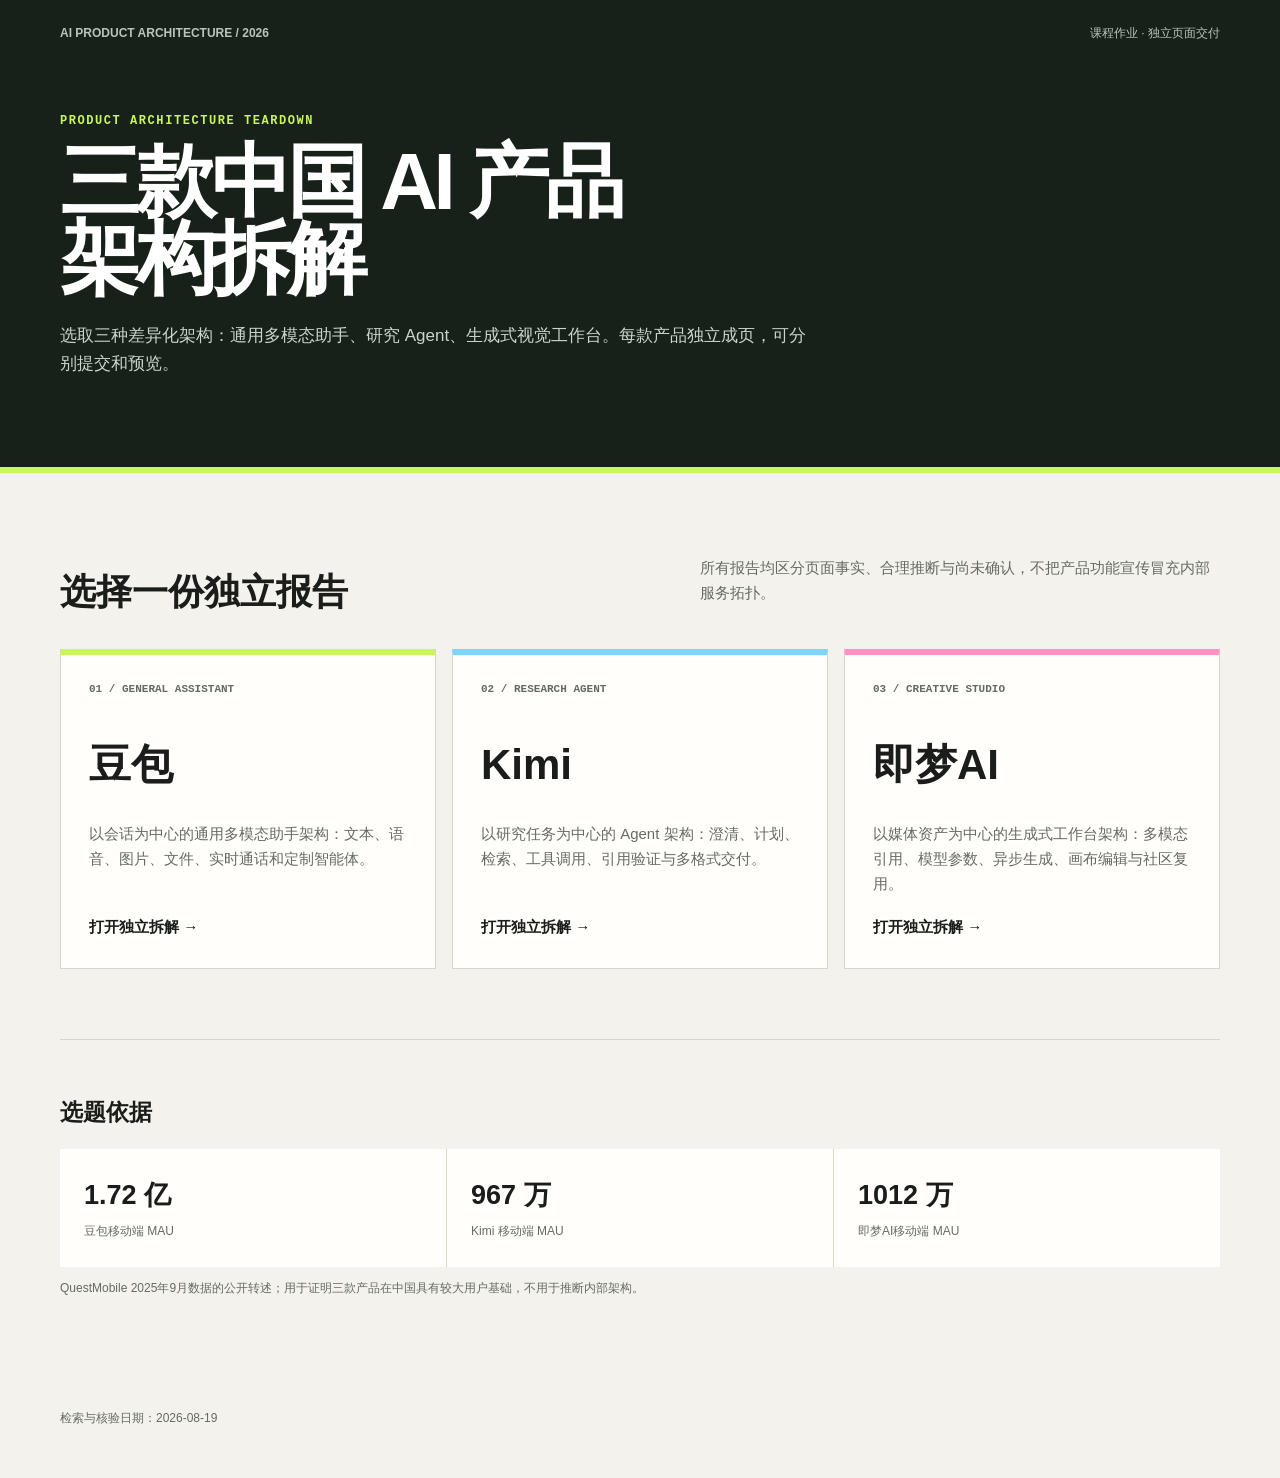
<file: index.html>
<!doctype html><html lang="zh-CN"><head><meta charset="utf-8"><meta name="viewport" content="width=device-width,initial-scale=1"><meta name="description" content="三款中国AI产品架构拆解作业"><title>三款中国 AI 产品架构拆解</title><link rel="stylesheet" href="styles.css"></head><body>
<header class="hero"><div class="wrap"><nav class="top"><b>AI PRODUCT ARCHITECTURE / 2026</b><span>课程作业 · 独立页面交付</span></nav><div class="hero-copy"><p class="eyebrow">PRODUCT ARCHITECTURE TEARDOWN</p><h1>三款中国 AI 产品<br>架构拆解</h1><p>选取三种差异化架构：通用多模态助手、研究 Agent、生成式视觉工作台。每款产品独立成页，可分别提交和预览。</p></div></div></header>
<main class="wrap landing"><section class="intro"><h2>选择一份独立报告</h2><p>所有报告均区分页面事实、合理推断与尚未确认，不把产品功能宣传冒充内部服务拓扑。</p></section><section class="product-grid">
<a class="product-card green" href="doubao.html"><span>01 / GENERAL ASSISTANT</span><h2>豆包</h2><p>以会话为中心的通用多模态助手架构：文本、语音、图片、文件、实时通话和定制智能体。</p><b>打开独立拆解 →</b></a>
<a class="product-card blue" href="kimi.html"><span>02 / RESEARCH AGENT</span><h2>Kimi</h2><p>以研究任务为中心的 Agent 架构：澄清、计划、检索、工具调用、引用验证与多格式交付。</p><b>打开独立拆解 →</b></a>
<a class="product-card pink" href="jimeng.html"><span>03 / CREATIVE STUDIO</span><h2>即梦AI</h2><p>以媒体资产为中心的生成式工作台架构：多模态引用、模型参数、异步生成、画布编辑与社区复用。</p><b>打开独立拆解 →</b></a>
</section><section class="selection"><h2>选题依据</h2><div class="stats"><div><strong>1.72 亿</strong><span>豆包移动端 MAU</span></div><div><strong>967 万</strong><span>Kimi 移动端 MAU</span></div><div><strong>1012 万</strong><span>即梦AI移动端 MAU</span></div></div><p class="muted">QuestMobile 2025年9月数据的公开转述；用于证明三款产品在中国具有较大用户基础，不用于推断内部架构。</p></section></main><footer><div class="wrap">检索与核验日期：2026-08-19</div></footer>
</body></html>
</file>
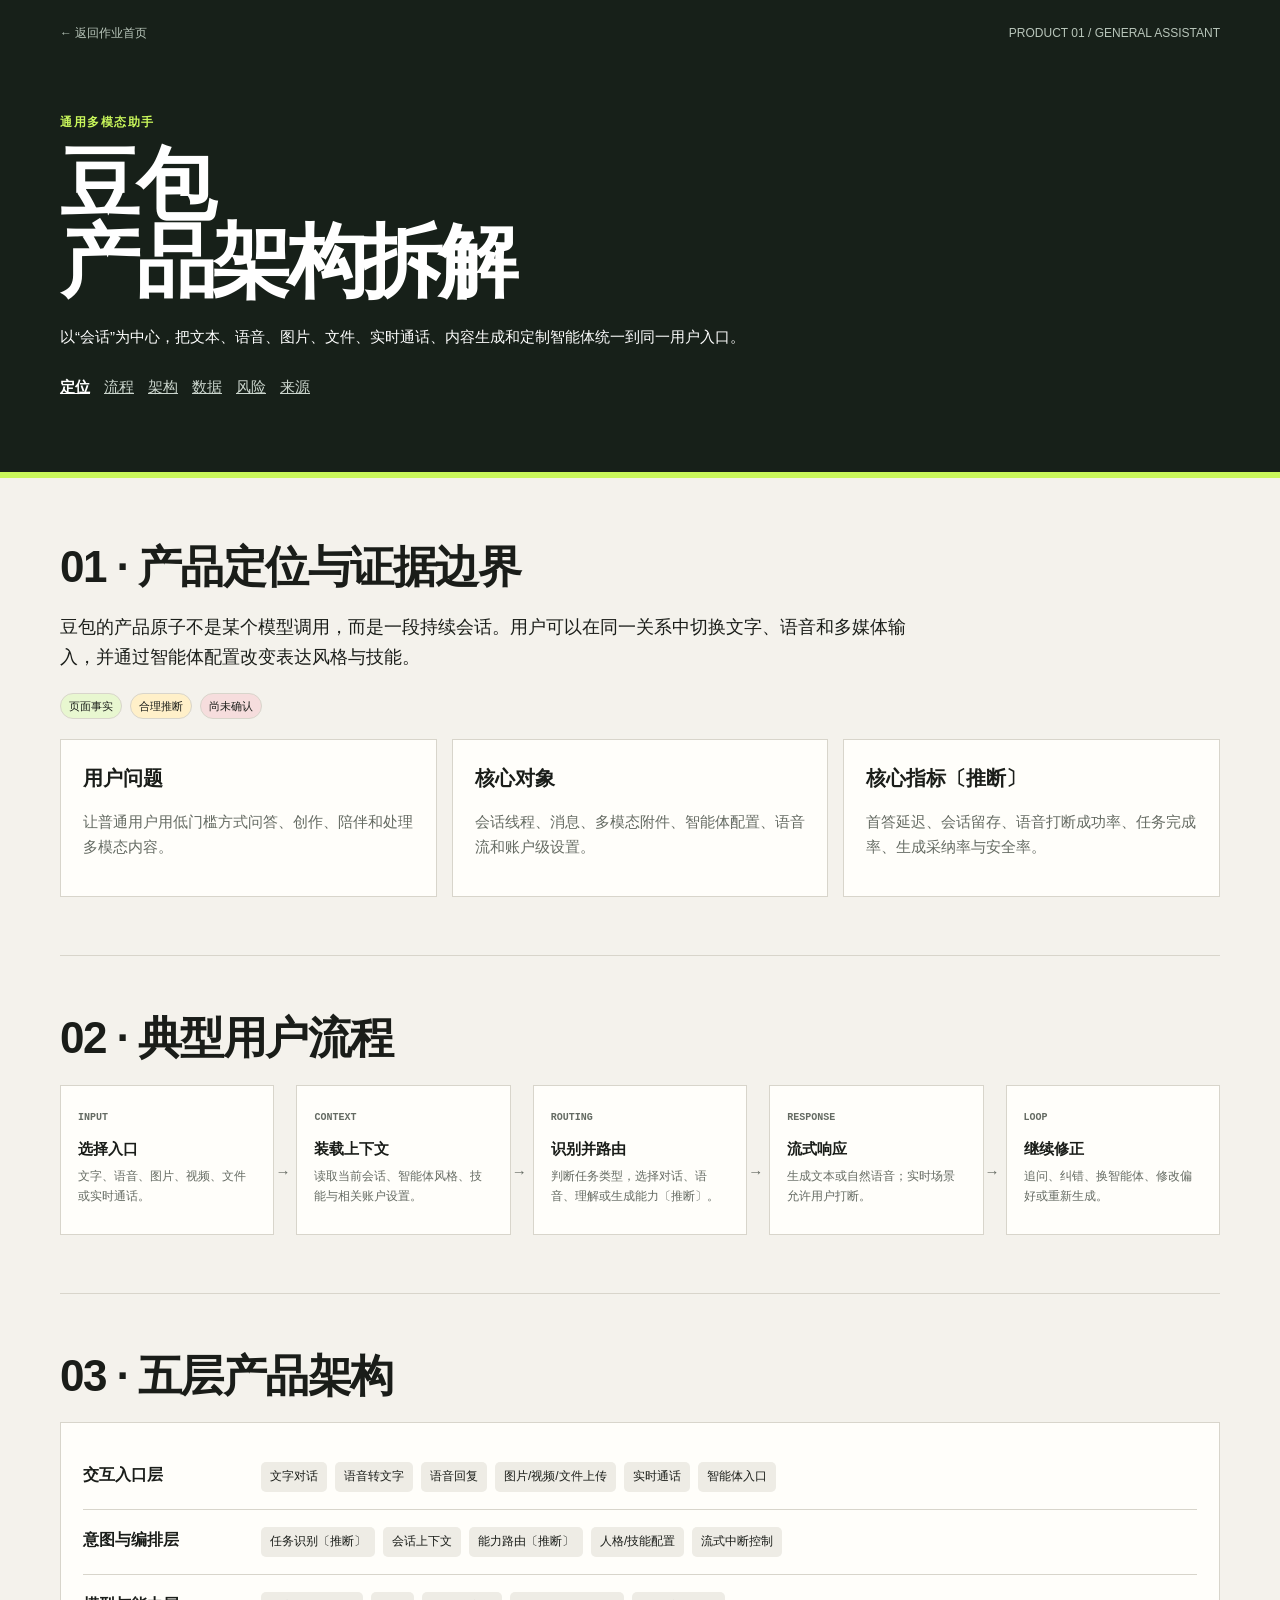
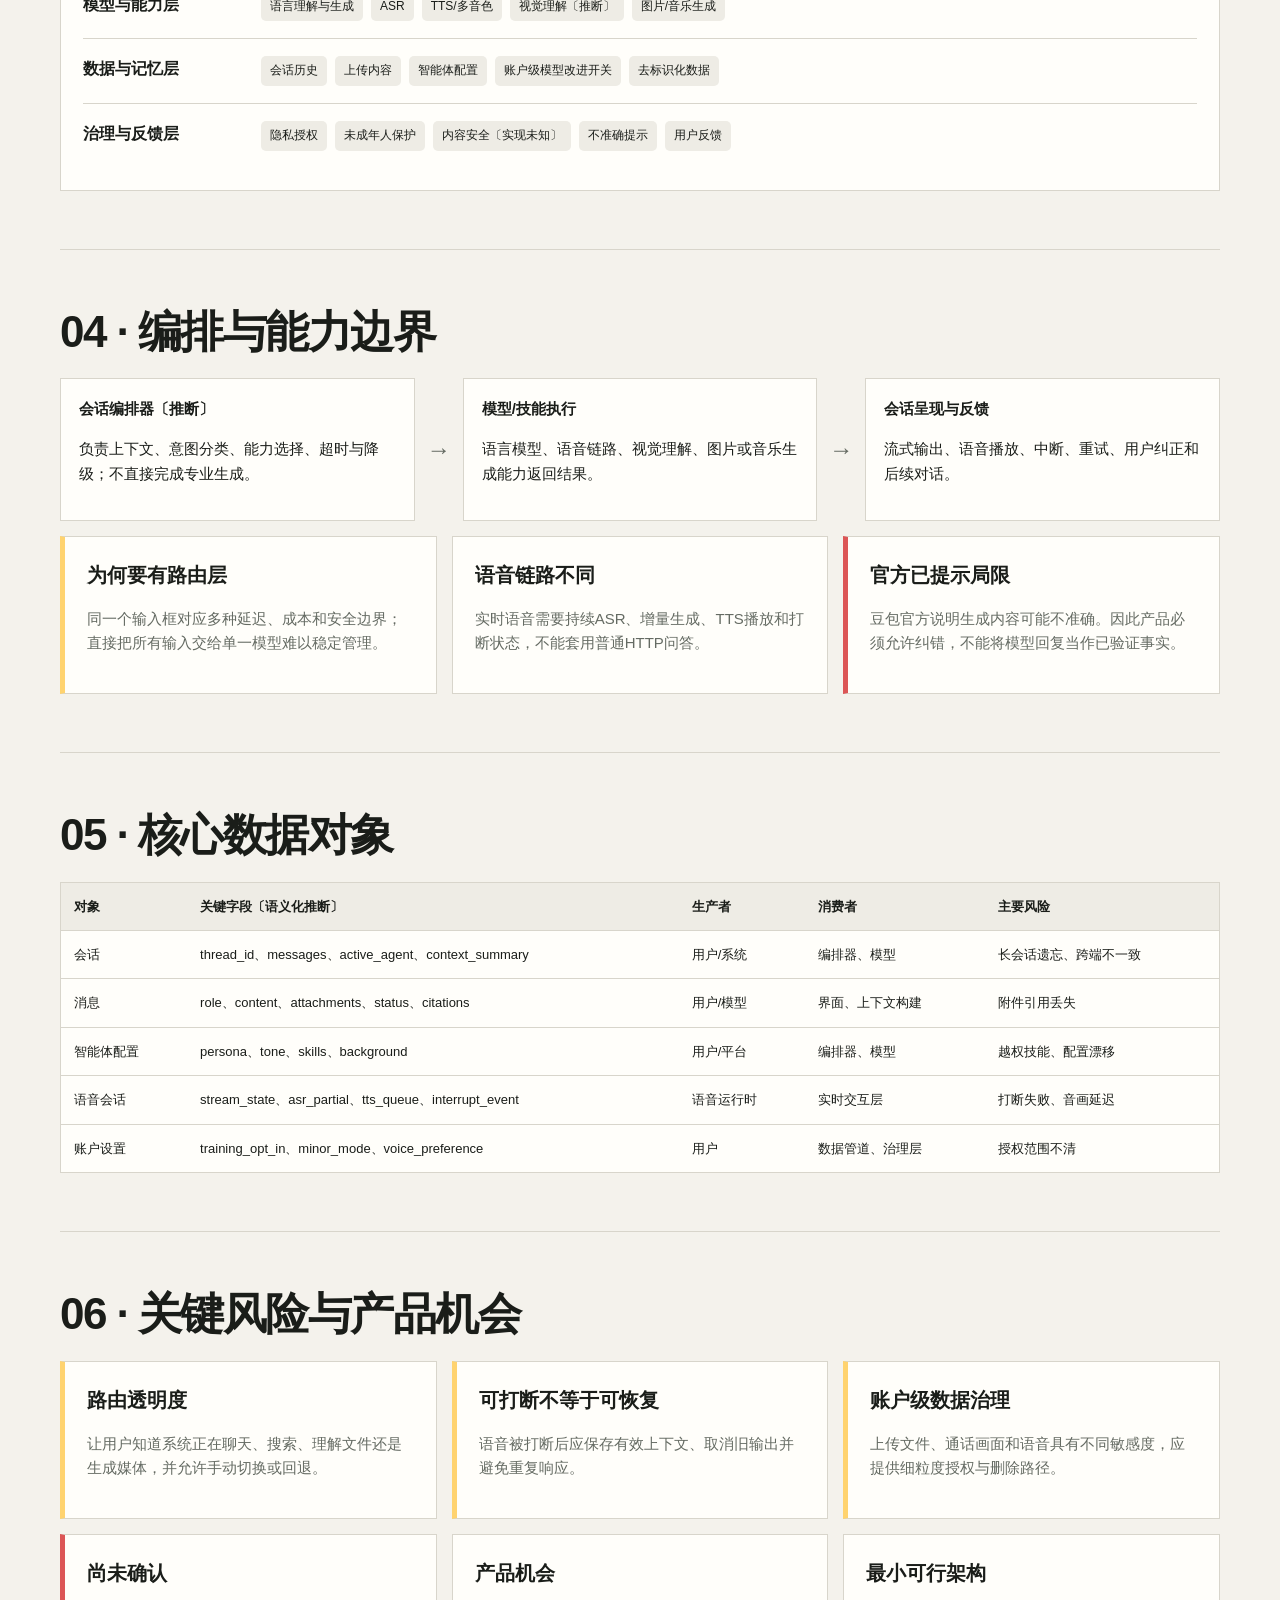
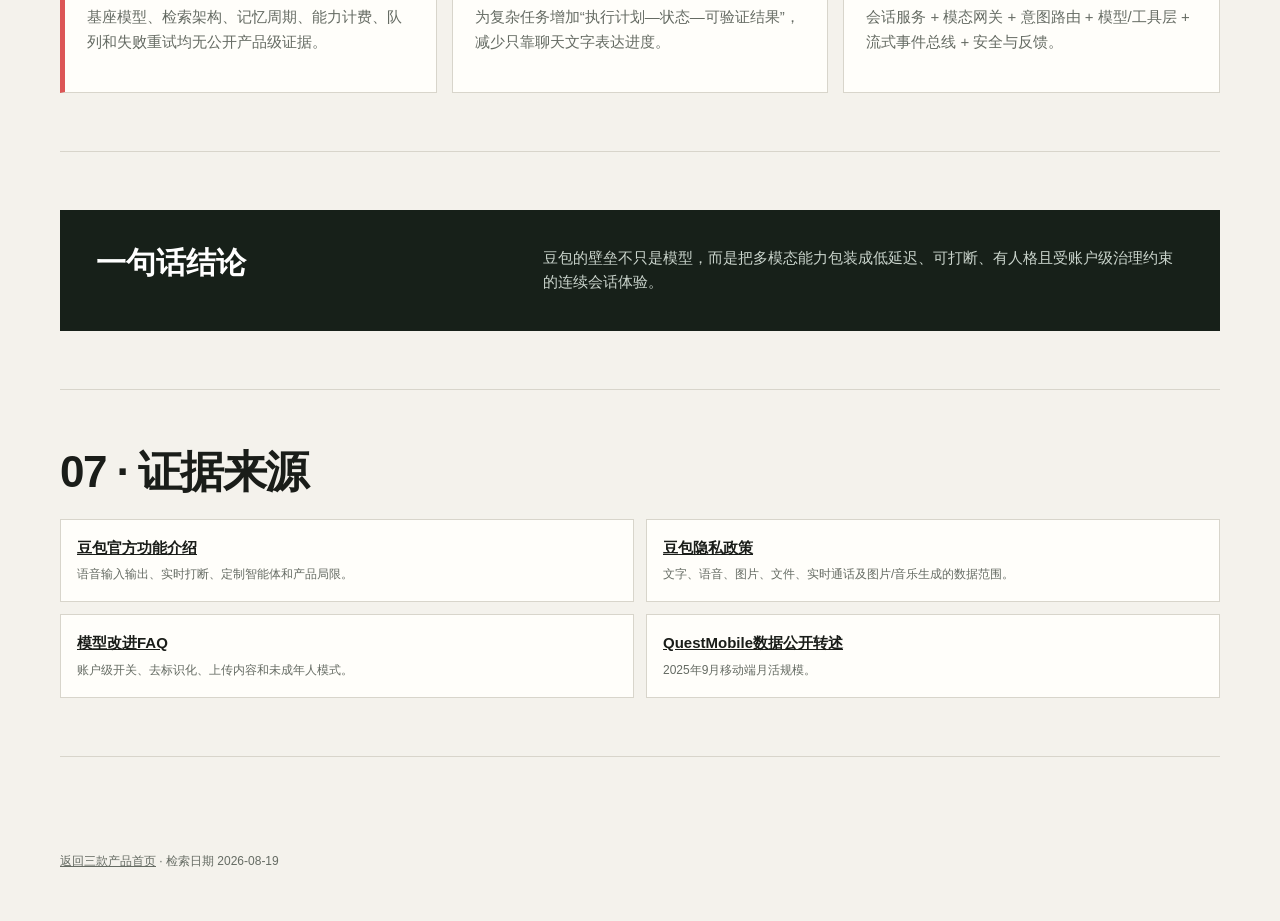
<file: doubao.html>
<!doctype html><html lang="zh-CN"><head><meta charset="utf-8"><meta name="viewport" content="width=device-width,initial-scale=1"><meta name="description" content="豆包AI产品架构独立拆解"><title>豆包｜AI产品架构拆解</title><link rel="stylesheet" href="styles.css"></head><body style="--accent:var(--green)">
<header class="hero"><div class="wrap"><nav class="top"><a href="index.html">← 返回作业首页</a><span>PRODUCT 01 / GENERAL ASSISTANT</span></nav><div class="hero-copy"><p class="eyebrow">通用多模态助手</p><h1>豆包<br>产品架构拆解</h1><p>以“会话”为中心，把文本、语音、图片、文件、实时通话、内容生成和定制智能体统一到同一用户入口。</p><div class="report-nav"><a href="#overview">定位</a><a href="#journey">流程</a><a href="#architecture">架构</a><a href="#data">数据</a><a href="#risk">风险</a><a href="#sources">来源</a></div></div></div></header>
<main class="wrap report">
<section class="section" id="overview"><h2>01 · 产品定位与证据边界</h2><p class="lead">豆包的产品原子不是某个模型调用，而是一段持续会话。用户可以在同一关系中切换文字、语音和多媒体输入，并通过智能体配置改变表达风格与技能。</p><div class="legend"><span class="tag fact">页面事实</span><span class="tag infer">合理推断</span><span class="tag unknown">尚未确认</span></div><div class="cards"><div class="card"><h3>用户问题</h3><p>让普通用户用低门槛方式问答、创作、陪伴和处理多模态内容。</p></div><div class="card"><h3>核心对象</h3><p>会话线程、消息、多模态附件、智能体配置、语音流和账户级设置。</p></div><div class="card"><h3>核心指标〔推断〕</h3><p>首答延迟、会话留存、语音打断成功率、任务完成率、生成采纳率与安全率。</p></div></div></section>
<section class="section" id="journey"><h2>02 · 典型用户流程</h2><div class="flow"><div class="step"><small>INPUT</small><b>选择入口</b><p>文字、语音、图片、视频、文件或实时通话。</p></div><div class="step"><small>CONTEXT</small><b>装载上下文</b><p>读取当前会话、智能体风格、技能与相关账户设置。</p></div><div class="step"><small>ROUTING</small><b>识别并路由</b><p>判断任务类型，选择对话、语音、理解或生成能力〔推断〕。</p></div><div class="step"><small>RESPONSE</small><b>流式响应</b><p>生成文本或自然语音；实时场景允许用户打断。</p></div><div class="step"><small>LOOP</small><b>继续修正</b><p>追问、纠错、换智能体、修改偏好或重新生成。</p></div></div></section>
<section class="section" id="architecture"><h2>03 · 五层产品架构</h2><div class="layers"><div class="layer"><b>交互入口层</b><div class="chips"><span class="chip">文字对话</span><span class="chip">语音转文字</span><span class="chip">语音回复</span><span class="chip">图片/视频/文件上传</span><span class="chip">实时通话</span><span class="chip">智能体入口</span></div></div><div class="layer"><b>意图与编排层</b><div class="chips"><span class="chip">任务识别〔推断〕</span><span class="chip">会话上下文</span><span class="chip">能力路由〔推断〕</span><span class="chip">人格/技能配置</span><span class="chip">流式中断控制</span></div></div><div class="layer"><b>模型与能力层</b><div class="chips"><span class="chip">语言理解与生成</span><span class="chip">ASR</span><span class="chip">TTS/多音色</span><span class="chip">视觉理解〔推断〕</span><span class="chip">图片/音乐生成</span></div></div><div class="layer"><b>数据与记忆层</b><div class="chips"><span class="chip">会话历史</span><span class="chip">上传内容</span><span class="chip">智能体配置</span><span class="chip">账户级模型改进开关</span><span class="chip">去标识化数据</span></div></div><div class="layer"><b>治理与反馈层</b><div class="chips"><span class="chip">隐私授权</span><span class="chip">未成年人保护</span><span class="chip">内容安全〔实现未知〕</span><span class="chip">不准确提示</span><span class="chip">用户反馈</span></div></div></div></section>
<section class="section"><h2>04 · 编排与能力边界</h2><div class="diagram"><div class="node"><b>会话编排器〔推断〕</b><p>负责上下文、意图分类、能力选择、超时与降级；不直接完成专业生成。</p></div><div class="arrow">→</div><div class="node"><b>模型/技能执行</b><p>语言模型、语音链路、视觉理解、图片或音乐生成能力返回结果。</p></div><div class="arrow">→</div><div class="node"><b>会话呈现与反馈</b><p>流式输出、语音播放、中断、重试、用户纠正和后续对话。</p></div></div><div class="cards" style="margin-top:15px"><div class="card risk"><h3>为何要有路由层</h3><p>同一个输入框对应多种延迟、成本和安全边界；直接把所有输入交给单一模型难以稳定管理。</p></div><div class="card"><h3>语音链路不同</h3><p>实时语音需要持续ASR、增量生成、TTS播放和打断状态，不能套用普通HTTP问答。</p></div><div class="card danger"><h3>官方已提示局限</h3><p>豆包官方说明生成内容可能不准确。因此产品必须允许纠错，不能将模型回复当作已验证事实。</p></div></div></section>
<section class="section" id="data"><h2>05 · 核心数据对象</h2><div class="table-wrap"><table><thead><tr><th>对象</th><th>关键字段〔语义化推断〕</th><th>生产者</th><th>消费者</th><th>主要风险</th></tr></thead><tbody><tr><td>会话</td><td>thread_id、messages、active_agent、context_summary</td><td>用户/系统</td><td>编排器、模型</td><td>长会话遗忘、跨端不一致</td></tr><tr><td>消息</td><td>role、content、attachments、status、citations</td><td>用户/模型</td><td>界面、上下文构建</td><td>附件引用丢失</td></tr><tr><td>智能体配置</td><td>persona、tone、skills、background</td><td>用户/平台</td><td>编排器、模型</td><td>越权技能、配置漂移</td></tr><tr><td>语音会话</td><td>stream_state、asr_partial、tts_queue、interrupt_event</td><td>语音运行时</td><td>实时交互层</td><td>打断失败、音画延迟</td></tr><tr><td>账户设置</td><td>training_opt_in、minor_mode、voice_preference</td><td>用户</td><td>数据管道、治理层</td><td>授权范围不清</td></tr></tbody></table></div></section>
<section class="section" id="risk"><h2>06 · 关键风险与产品机会</h2><div class="cards"><div class="card risk"><h3>路由透明度</h3><p>让用户知道系统正在聊天、搜索、理解文件还是生成媒体，并允许手动切换或回退。</p></div><div class="card risk"><h3>可打断不等于可恢复</h3><p>语音被打断后应保存有效上下文、取消旧输出并避免重复响应。</p></div><div class="card risk"><h3>账户级数据治理</h3><p>上传文件、通话画面和语音具有不同敏感度，应提供细粒度授权与删除路径。</p></div><div class="card danger"><h3>尚未确认</h3><p>基座模型、检索架构、记忆周期、能力计费、队列和失败重试均无公开产品级证据。</p></div><div class="card"><h3>产品机会</h3><p>为复杂任务增加“执行计划—状态—可验证结果”，减少只靠聊天文字表达进度。</p></div><div class="card"><h3>最小可行架构</h3><p>会话服务 + 模态网关 + 意图路由 + 模型/工具层 + 流式事件总线 + 安全与反馈。</p></div></div></section>
<section class="section"><div class="callout"><h3>一句话结论</h3><p>豆包的壁垒不只是模型，而是把多模态能力包装成低延迟、可打断、有人格且受账户级治理约束的连续会话体验。</p></div></section>
<section class="section" id="sources"><h2>07 · 证据来源</h2><div class="sources"><div class="source"><b><a href="https://www.doubao.com/legal/feature_intro">豆包官方功能介绍</a></b><p>语音输入输出、实时打断、定制智能体和产品局限。</p></div><div class="source"><b><a href="https://www.doubao.com/legal/privacy">豆包隐私政策</a></b><p>文字、语音、图片、文件、实时通话及图片/音乐生成的数据范围。</p></div><div class="source"><b><a href="https://www.doubao.com/legal/model_training_faq">模型改进FAQ</a></b><p>账户级开关、去标识化、上传内容和未成年人模式。</p></div><div class="source"><b><a href="https://finance.sina.com.cn/roll/2025-10-28/doc-infvmezw9878710.shtml">QuestMobile数据公开转述</a></b><p>2025年9月移动端月活规模。</p></div></div></section>
</main><footer><div class="wrap"><a href="index.html">返回三款产品首页</a> · 检索日期 2026-08-19</div></footer></body></html>
</file>
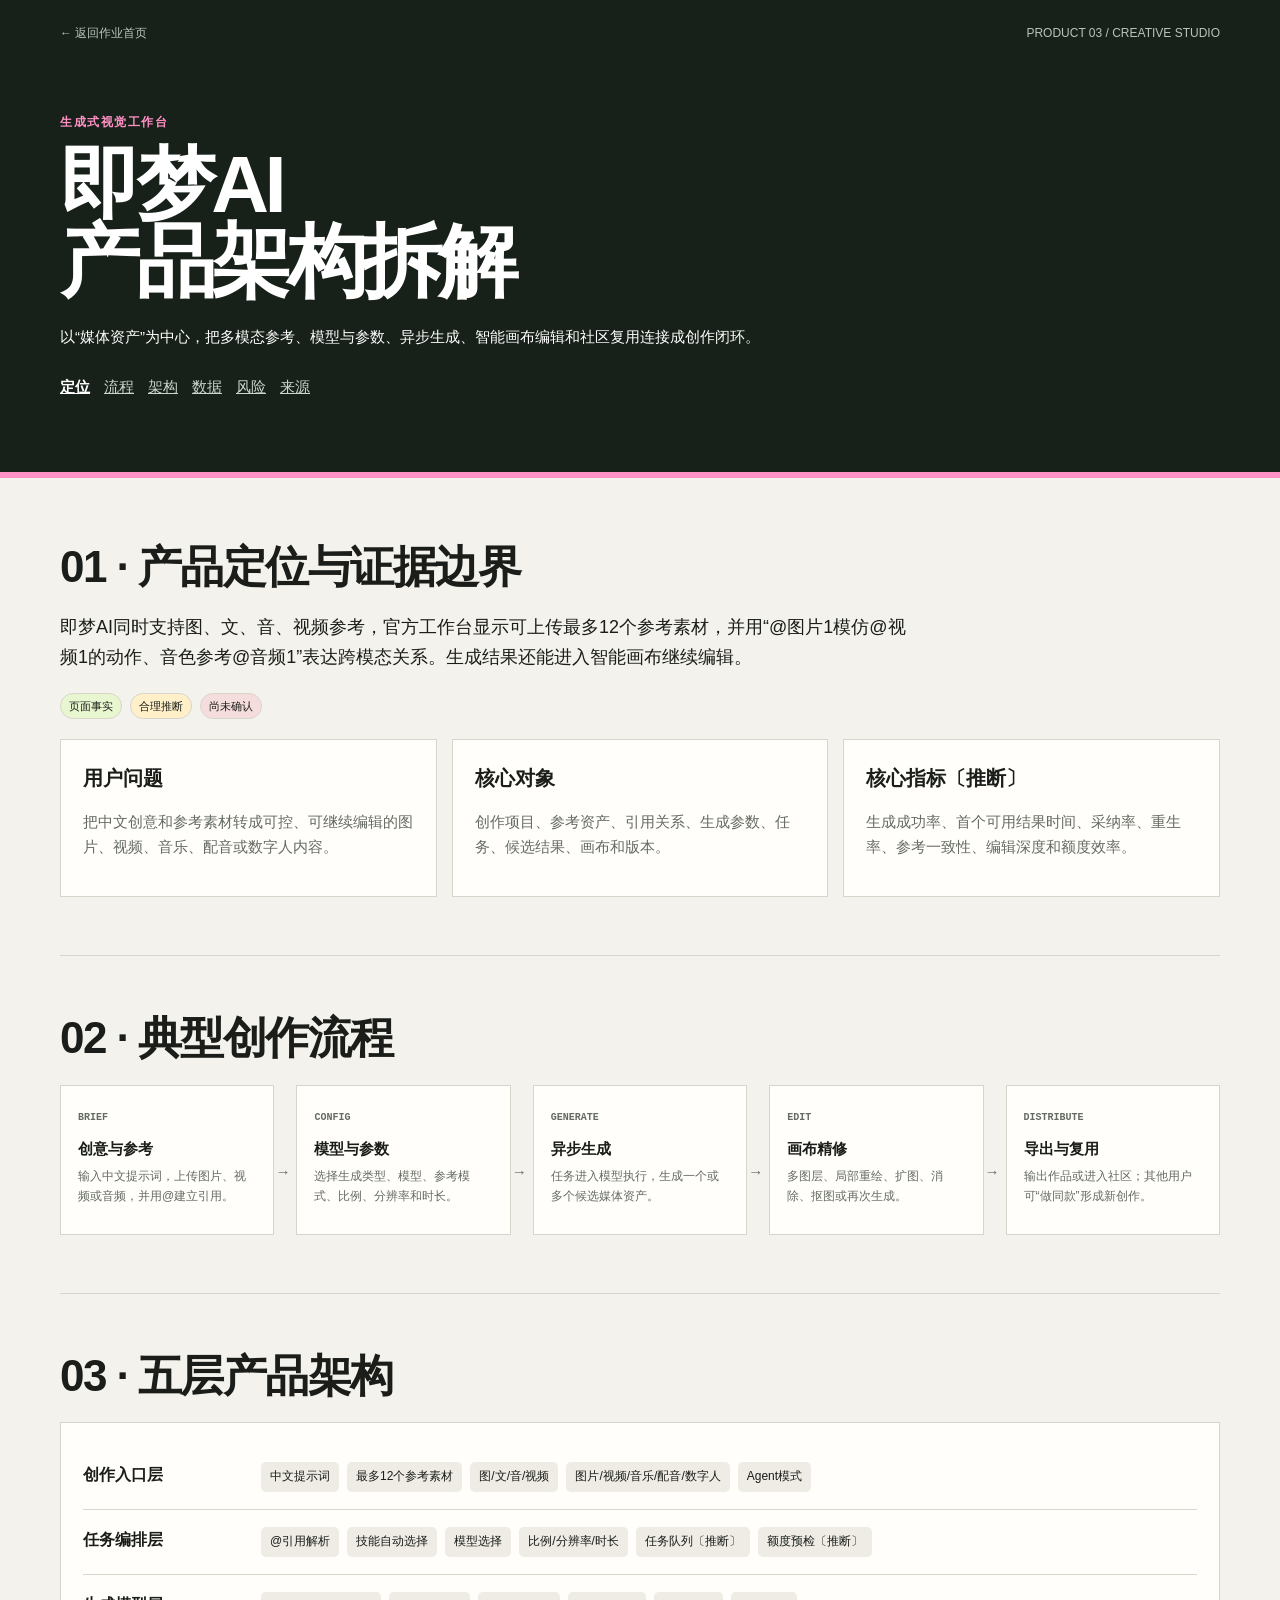
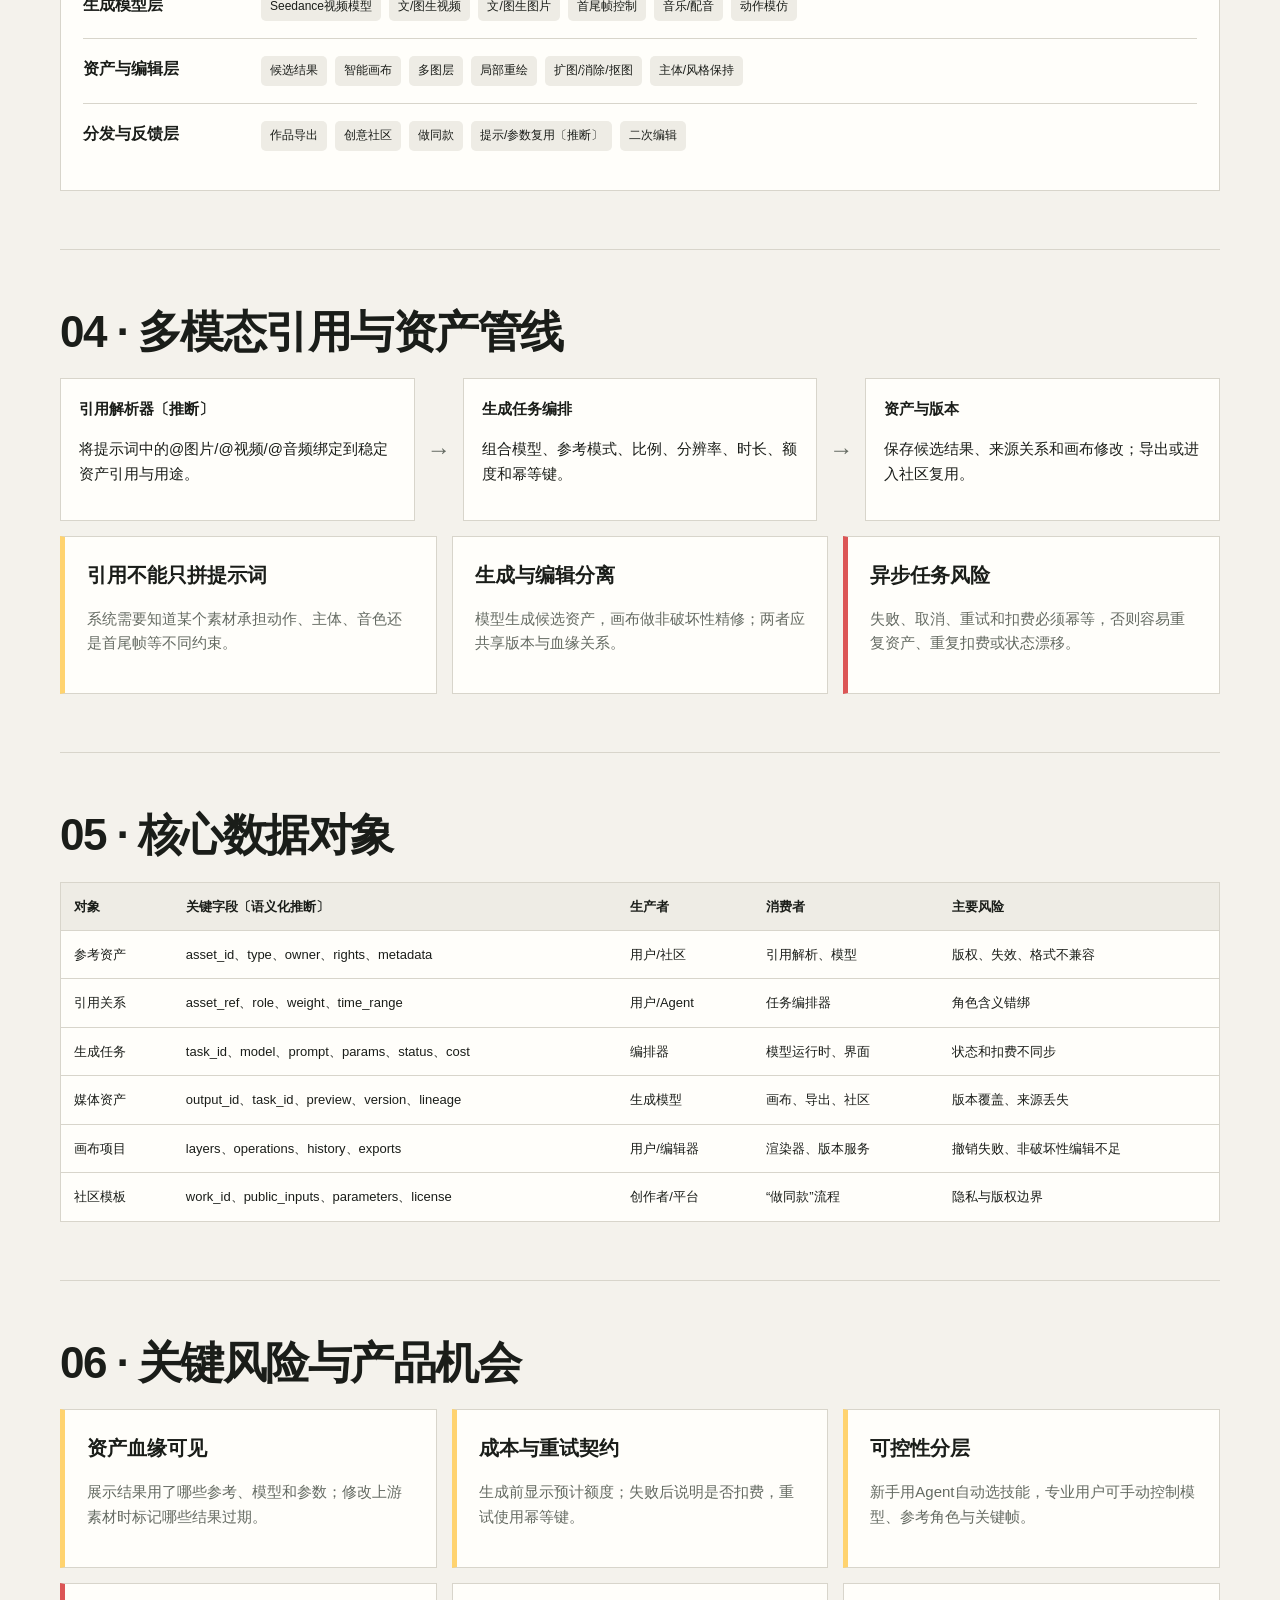
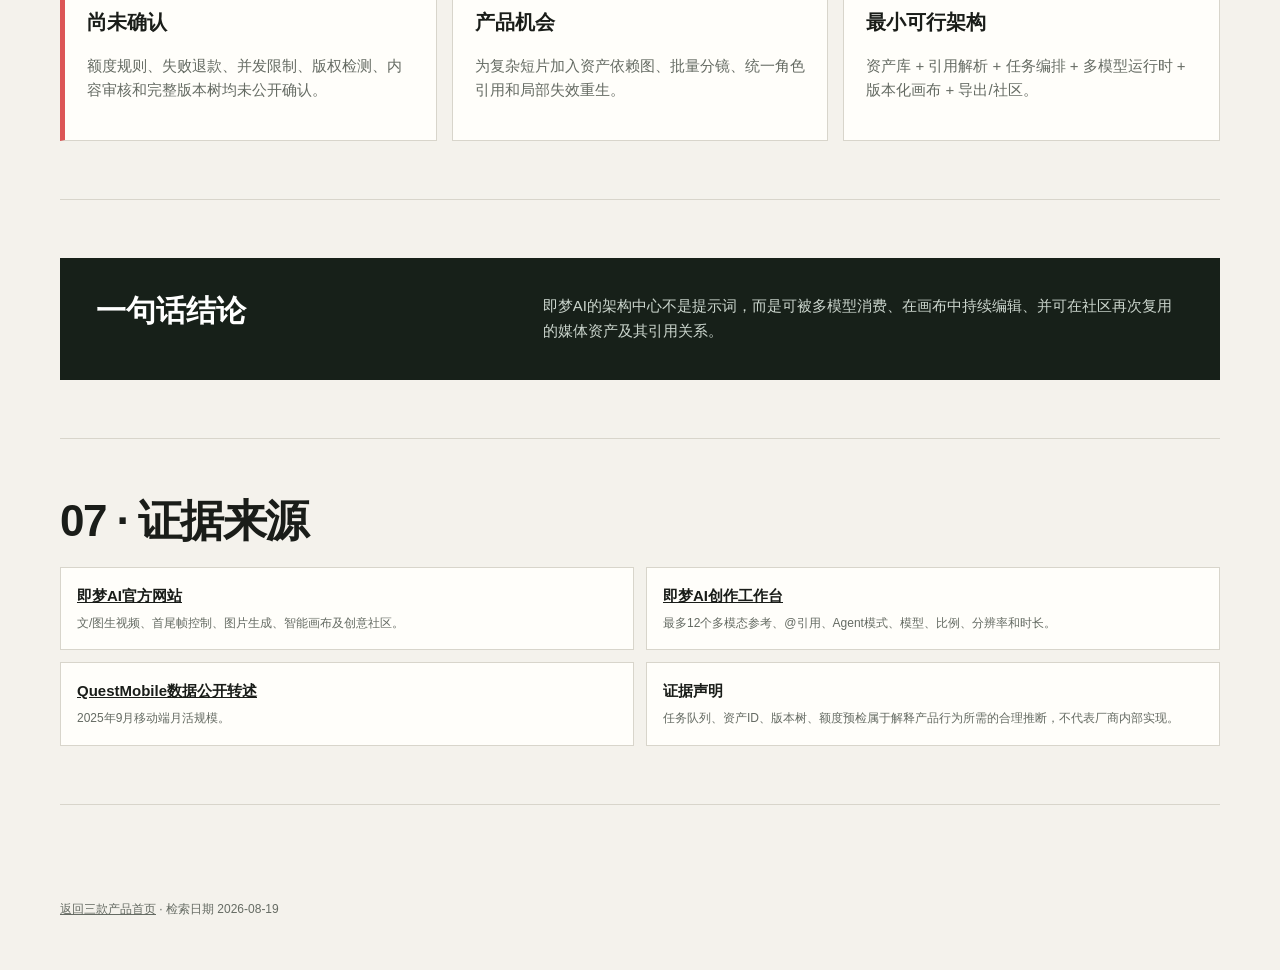
<file: jimeng.html>
<!doctype html><html lang="zh-CN"><head><meta charset="utf-8"><meta name="viewport" content="width=device-width,initial-scale=1"><meta name="description" content="即梦AI产品架构独立拆解"><title>即梦AI｜AI产品架构拆解</title><link rel="stylesheet" href="styles.css"></head><body style="--accent:var(--pink)">
<header class="hero"><div class="wrap"><nav class="top"><a href="index.html">← 返回作业首页</a><span>PRODUCT 03 / CREATIVE STUDIO</span></nav><div class="hero-copy"><p class="eyebrow">生成式视觉工作台</p><h1>即梦AI<br>产品架构拆解</h1><p>以“媒体资产”为中心，把多模态参考、模型与参数、异步生成、智能画布编辑和社区复用连接成创作闭环。</p><div class="report-nav"><a href="#overview">定位</a><a href="#journey">流程</a><a href="#architecture">架构</a><a href="#data">数据</a><a href="#risk">风险</a><a href="#sources">来源</a></div></div></div></header>
<main class="wrap report">
<section class="section" id="overview"><h2>01 · 产品定位与证据边界</h2><p class="lead">即梦AI同时支持图、文、音、视频参考，官方工作台显示可上传最多12个参考素材，并用“@图片1模仿@视频1的动作、音色参考@音频1”表达跨模态关系。生成结果还能进入智能画布继续编辑。</p><div class="legend"><span class="tag fact">页面事实</span><span class="tag infer">合理推断</span><span class="tag unknown">尚未确认</span></div><div class="cards"><div class="card"><h3>用户问题</h3><p>把中文创意和参考素材转成可控、可继续编辑的图片、视频、音乐、配音或数字人内容。</p></div><div class="card"><h3>核心对象</h3><p>创作项目、参考资产、引用关系、生成参数、任务、候选结果、画布和版本。</p></div><div class="card"><h3>核心指标〔推断〕</h3><p>生成成功率、首个可用结果时间、采纳率、重生率、参考一致性、编辑深度和额度效率。</p></div></div></section>
<section class="section" id="journey"><h2>02 · 典型创作流程</h2><div class="flow"><div class="step"><small>BRIEF</small><b>创意与参考</b><p>输入中文提示词，上传图片、视频或音频，并用@建立引用。</p></div><div class="step"><small>CONFIG</small><b>模型与参数</b><p>选择生成类型、模型、参考模式、比例、分辨率和时长。</p></div><div class="step"><small>GENERATE</small><b>异步生成</b><p>任务进入模型执行，生成一个或多个候选媒体资产。</p></div><div class="step"><small>EDIT</small><b>画布精修</b><p>多图层、局部重绘、扩图、消除、抠图或再次生成。</p></div><div class="step"><small>DISTRIBUTE</small><b>导出与复用</b><p>输出作品或进入社区；其他用户可“做同款”形成新创作。</p></div></div></section>
<section class="section" id="architecture"><h2>03 · 五层产品架构</h2><div class="layers"><div class="layer"><b>创作入口层</b><div class="chips"><span class="chip">中文提示词</span><span class="chip">最多12个参考素材</span><span class="chip">图/文/音/视频</span><span class="chip">图片/视频/音乐/配音/数字人</span><span class="chip">Agent模式</span></div></div><div class="layer"><b>任务编排层</b><div class="chips"><span class="chip">@引用解析</span><span class="chip">技能自动选择</span><span class="chip">模型选择</span><span class="chip">比例/分辨率/时长</span><span class="chip">任务队列〔推断〕</span><span class="chip">额度预检〔推断〕</span></div></div><div class="layer"><b>生成模型层</b><div class="chips"><span class="chip">Seedance视频模型</span><span class="chip">文/图生视频</span><span class="chip">文/图生图片</span><span class="chip">首尾帧控制</span><span class="chip">音乐/配音</span><span class="chip">动作模仿</span></div></div><div class="layer"><b>资产与编辑层</b><div class="chips"><span class="chip">候选结果</span><span class="chip">智能画布</span><span class="chip">多图层</span><span class="chip">局部重绘</span><span class="chip">扩图/消除/抠图</span><span class="chip">主体/风格保持</span></div></div><div class="layer"><b>分发与反馈层</b><div class="chips"><span class="chip">作品导出</span><span class="chip">创意社区</span><span class="chip">做同款</span><span class="chip">提示/参数复用〔推断〕</span><span class="chip">二次编辑</span></div></div></div></section>
<section class="section"><h2>04 · 多模态引用与资产管线</h2><div class="diagram"><div class="node"><b>引用解析器〔推断〕</b><p>将提示词中的@图片/@视频/@音频绑定到稳定资产引用与用途。</p></div><div class="arrow">→</div><div class="node"><b>生成任务编排</b><p>组合模型、参考模式、比例、分辨率、时长、额度和幂等键。</p></div><div class="arrow">→</div><div class="node"><b>资产与版本</b><p>保存候选结果、来源关系和画布修改；导出或进入社区复用。</p></div></div><div class="cards" style="margin-top:15px"><div class="card risk"><h3>引用不能只拼提示词</h3><p>系统需要知道某个素材承担动作、主体、音色还是首尾帧等不同约束。</p></div><div class="card"><h3>生成与编辑分离</h3><p>模型生成候选资产，画布做非破坏性精修；两者应共享版本与血缘关系。</p></div><div class="card danger"><h3>异步任务风险</h3><p>失败、取消、重试和扣费必须幂等，否则容易重复资产、重复扣费或状态漂移。</p></div></div></section>
<section class="section" id="data"><h2>05 · 核心数据对象</h2><div class="table-wrap"><table><thead><tr><th>对象</th><th>关键字段〔语义化推断〕</th><th>生产者</th><th>消费者</th><th>主要风险</th></tr></thead><tbody><tr><td>参考资产</td><td>asset_id、type、owner、rights、metadata</td><td>用户/社区</td><td>引用解析、模型</td><td>版权、失效、格式不兼容</td></tr><tr><td>引用关系</td><td>asset_ref、role、weight、time_range</td><td>用户/Agent</td><td>任务编排器</td><td>角色含义错绑</td></tr><tr><td>生成任务</td><td>task_id、model、prompt、params、status、cost</td><td>编排器</td><td>模型运行时、界面</td><td>状态和扣费不同步</td></tr><tr><td>媒体资产</td><td>output_id、task_id、preview、version、lineage</td><td>生成模型</td><td>画布、导出、社区</td><td>版本覆盖、来源丢失</td></tr><tr><td>画布项目</td><td>layers、operations、history、exports</td><td>用户/编辑器</td><td>渲染器、版本服务</td><td>撤销失败、非破坏性编辑不足</td></tr><tr><td>社区模板</td><td>work_id、public_inputs、parameters、license</td><td>创作者/平台</td><td>“做同款”流程</td><td>隐私与版权边界</td></tr></tbody></table></div></section>
<section class="section" id="risk"><h2>06 · 关键风险与产品机会</h2><div class="cards"><div class="card risk"><h3>资产血缘可见</h3><p>展示结果用了哪些参考、模型和参数；修改上游素材时标记哪些结果过期。</p></div><div class="card risk"><h3>成本与重试契约</h3><p>生成前显示预计额度；失败后说明是否扣费，重试使用幂等键。</p></div><div class="card risk"><h3>可控性分层</h3><p>新手用Agent自动选技能，专业用户可手动控制模型、参考角色与关键帧。</p></div><div class="card danger"><h3>尚未确认</h3><p>额度规则、失败退款、并发限制、版权检测、内容审核和完整版本树均未公开确认。</p></div><div class="card"><h3>产品机会</h3><p>为复杂短片加入资产依赖图、批量分镜、统一角色引用和局部失效重生。</p></div><div class="card"><h3>最小可行架构</h3><p>资产库 + 引用解析 + 任务编排 + 多模型运行时 + 版本化画布 + 导出/社区。</p></div></div></section>
<section class="section"><div class="callout"><h3>一句话结论</h3><p>即梦AI的架构中心不是提示词，而是可被多模型消费、在画布中持续编辑、并可在社区再次复用的媒体资产及其引用关系。</p></div></section>
<section class="section" id="sources"><h2>07 · 证据来源</h2><div class="sources"><div class="source"><b><a href="https://jimeng.jianying.com/">即梦AI官方网站</a></b><p>文/图生视频、首尾帧控制、图片生成、智能画布及创意社区。</p></div><div class="source"><b><a href="https://jimeng.jianying.com/ai-tool/home/?type=video">即梦AI创作工作台</a></b><p>最多12个多模态参考、@引用、Agent模式、模型、比例、分辨率和时长。</p></div><div class="source"><b><a href="https://finance.sina.com.cn/roll/2025-10-28/doc-infvmezw9878710.shtml">QuestMobile数据公开转述</a></b><p>2025年9月移动端月活规模。</p></div><div class="source"><b>证据声明</b><p>任务队列、资产ID、版本树、额度预检属于解释产品行为所需的合理推断，不代表厂商内部实现。</p></div></div></section>
</main><footer><div class="wrap"><a href="index.html">返回三款产品首页</a> · 检索日期 2026-08-19</div></footer></body></html>
</file>
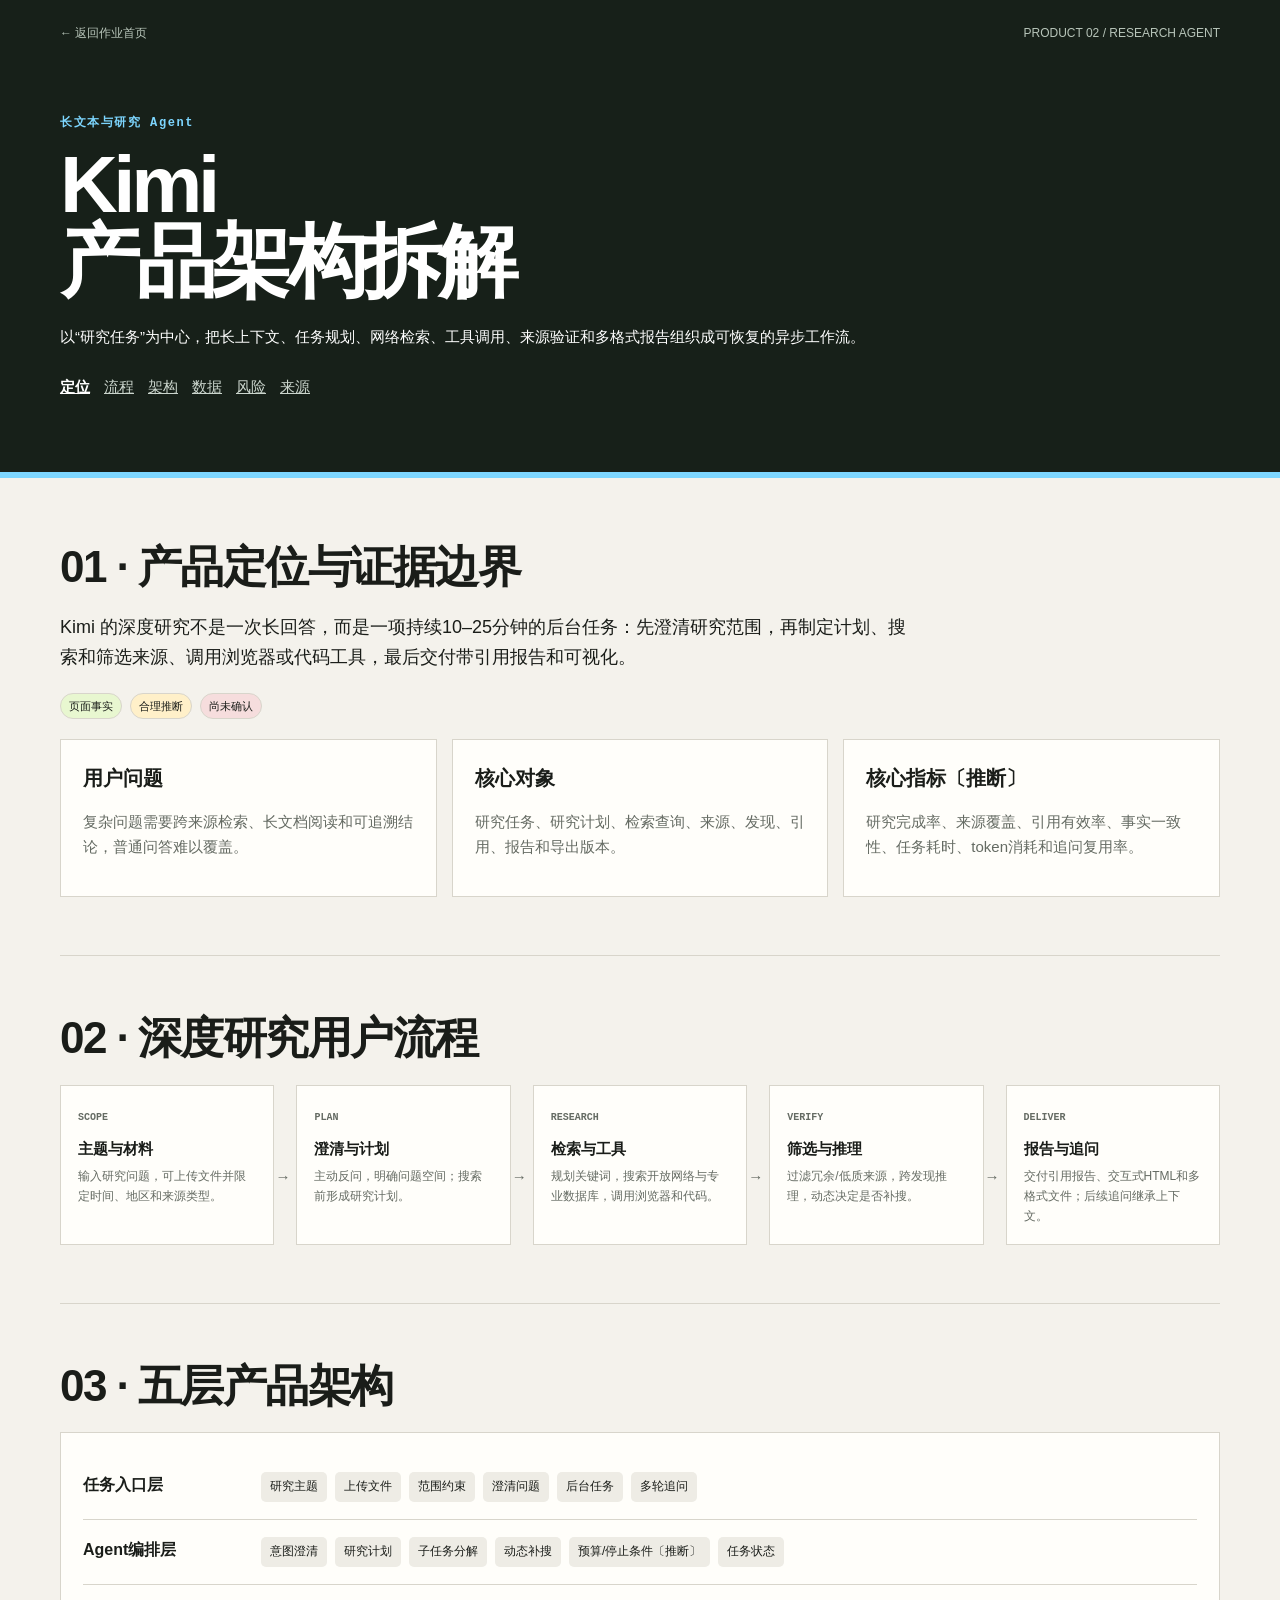
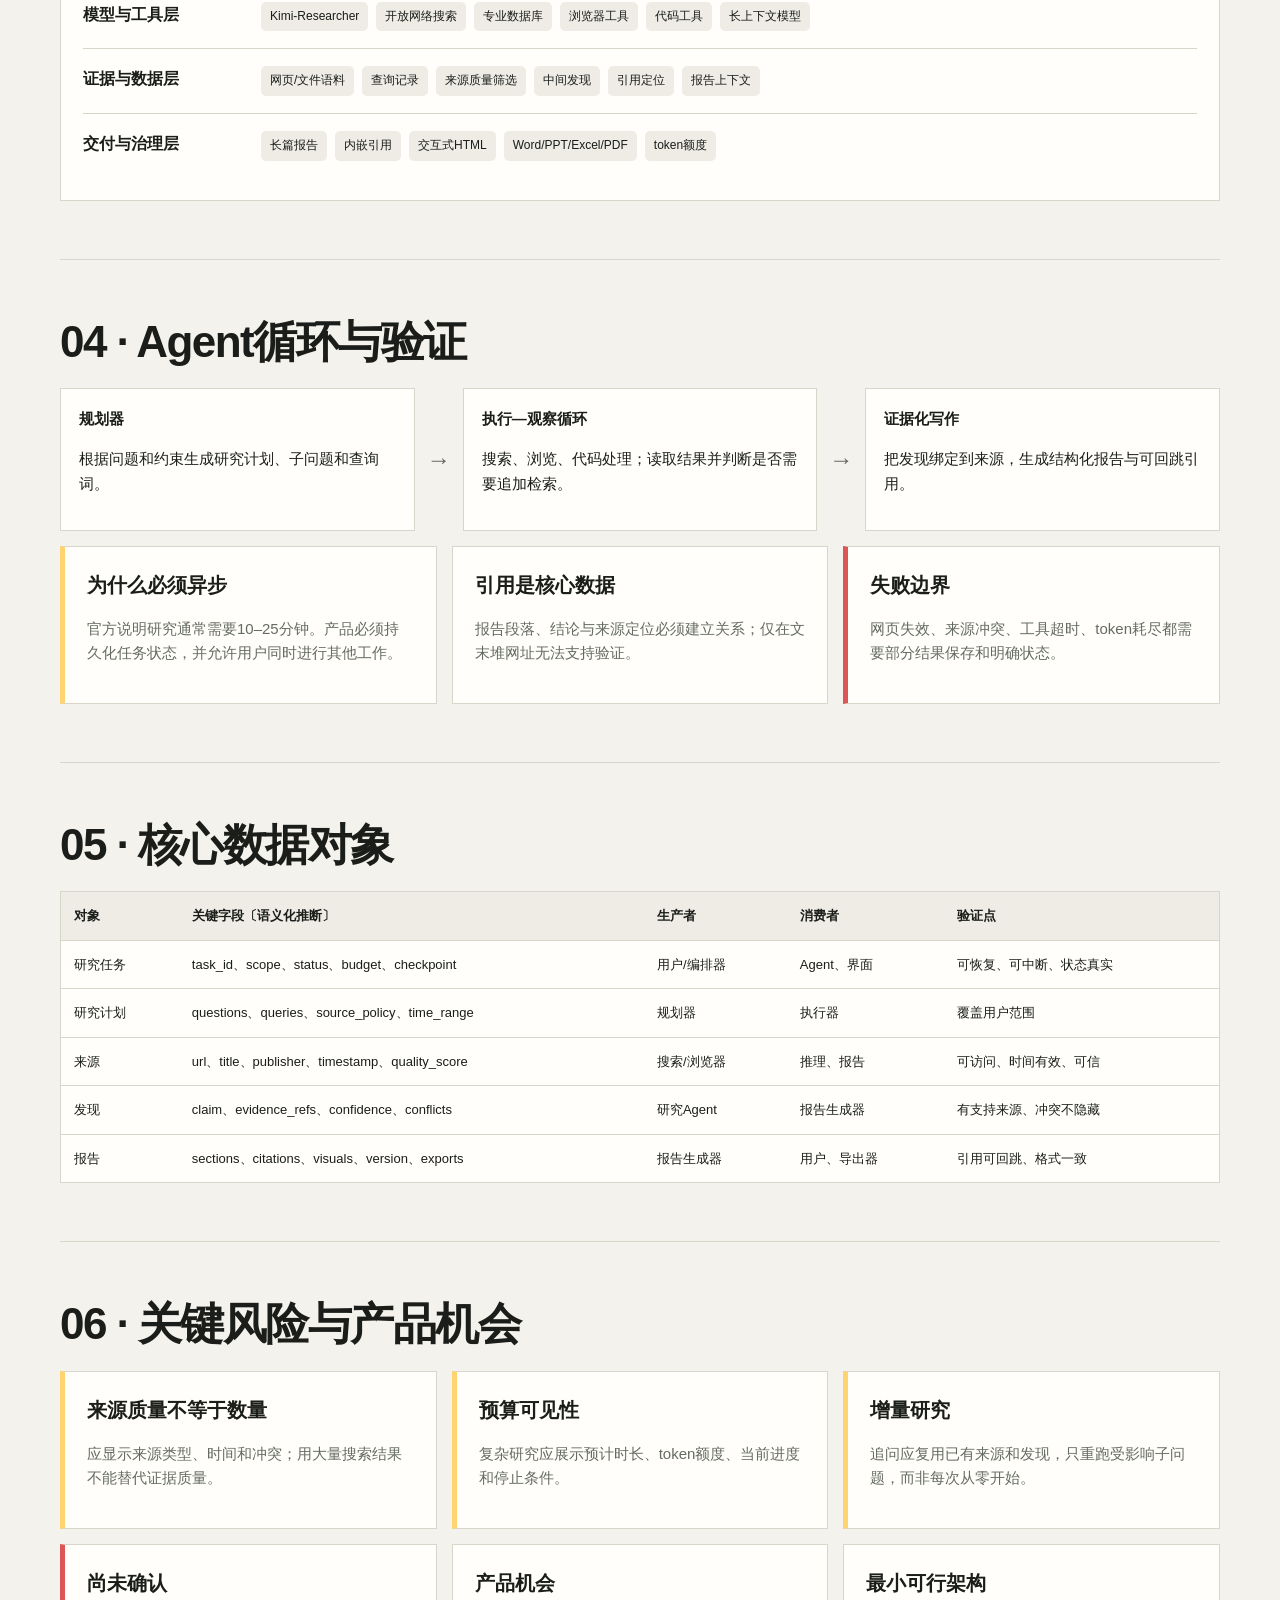
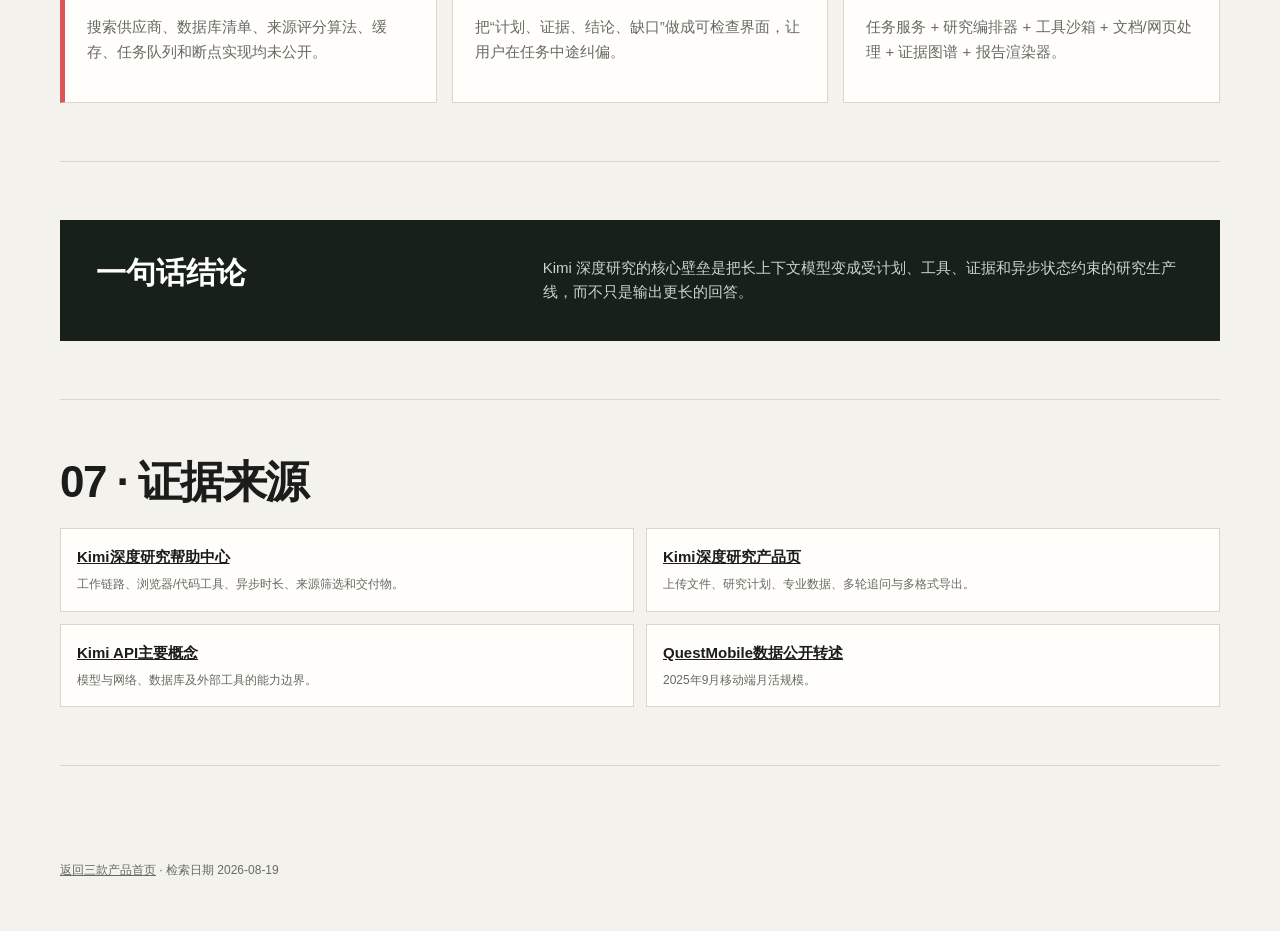
<file: kimi.html>
<!doctype html><html lang="zh-CN"><head><meta charset="utf-8"><meta name="viewport" content="width=device-width,initial-scale=1"><meta name="description" content="Kimi AI产品架构独立拆解"><title>Kimi｜AI产品架构拆解</title><link rel="stylesheet" href="styles.css"></head><body style="--accent:var(--blue)">
<header class="hero"><div class="wrap"><nav class="top"><a href="index.html">← 返回作业首页</a><span>PRODUCT 02 / RESEARCH AGENT</span></nav><div class="hero-copy"><p class="eyebrow">长文本与研究 Agent</p><h1>Kimi<br>产品架构拆解</h1><p>以“研究任务”为中心，把长上下文、任务规划、网络检索、工具调用、来源验证和多格式报告组织成可恢复的异步工作流。</p><div class="report-nav"><a href="#overview">定位</a><a href="#journey">流程</a><a href="#architecture">架构</a><a href="#data">数据</a><a href="#risk">风险</a><a href="#sources">来源</a></div></div></div></header>
<main class="wrap report">
<section class="section" id="overview"><h2>01 · 产品定位与证据边界</h2><p class="lead">Kimi 的深度研究不是一次长回答，而是一项持续10–25分钟的后台任务：先澄清研究范围，再制定计划、搜索和筛选来源、调用浏览器或代码工具，最后交付带引用报告和可视化。</p><div class="legend"><span class="tag fact">页面事实</span><span class="tag infer">合理推断</span><span class="tag unknown">尚未确认</span></div><div class="cards"><div class="card"><h3>用户问题</h3><p>复杂问题需要跨来源检索、长文档阅读和可追溯结论，普通问答难以覆盖。</p></div><div class="card"><h3>核心对象</h3><p>研究任务、研究计划、检索查询、来源、发现、引用、报告和导出版本。</p></div><div class="card"><h3>核心指标〔推断〕</h3><p>研究完成率、来源覆盖、引用有效率、事实一致性、任务耗时、token消耗和追问复用率。</p></div></div></section>
<section class="section" id="journey"><h2>02 · 深度研究用户流程</h2><div class="flow"><div class="step"><small>SCOPE</small><b>主题与材料</b><p>输入研究问题，可上传文件并限定时间、地区和来源类型。</p></div><div class="step"><small>PLAN</small><b>澄清与计划</b><p>主动反问，明确问题空间；搜索前形成研究计划。</p></div><div class="step"><small>RESEARCH</small><b>检索与工具</b><p>规划关键词，搜索开放网络与专业数据库，调用浏览器和代码。</p></div><div class="step"><small>VERIFY</small><b>筛选与推理</b><p>过滤冗余/低质来源，跨发现推理，动态决定是否补搜。</p></div><div class="step"><small>DELIVER</small><b>报告与追问</b><p>交付引用报告、交互式HTML和多格式文件；后续追问继承上下文。</p></div></div></section>
<section class="section" id="architecture"><h2>03 · 五层产品架构</h2><div class="layers"><div class="layer"><b>任务入口层</b><div class="chips"><span class="chip">研究主题</span><span class="chip">上传文件</span><span class="chip">范围约束</span><span class="chip">澄清问题</span><span class="chip">后台任务</span><span class="chip">多轮追问</span></div></div><div class="layer"><b>Agent编排层</b><div class="chips"><span class="chip">意图澄清</span><span class="chip">研究计划</span><span class="chip">子任务分解</span><span class="chip">动态补搜</span><span class="chip">预算/停止条件〔推断〕</span><span class="chip">任务状态</span></div></div><div class="layer"><b>模型与工具层</b><div class="chips"><span class="chip">Kimi-Researcher</span><span class="chip">开放网络搜索</span><span class="chip">专业数据库</span><span class="chip">浏览器工具</span><span class="chip">代码工具</span><span class="chip">长上下文模型</span></div></div><div class="layer"><b>证据与数据层</b><div class="chips"><span class="chip">网页/文件语料</span><span class="chip">查询记录</span><span class="chip">来源质量筛选</span><span class="chip">中间发现</span><span class="chip">引用定位</span><span class="chip">报告上下文</span></div></div><div class="layer"><b>交付与治理层</b><div class="chips"><span class="chip">长篇报告</span><span class="chip">内嵌引用</span><span class="chip">交互式HTML</span><span class="chip">Word/PPT/Excel/PDF</span><span class="chip">token额度</span></div></div></div></section>
<section class="section"><h2>04 · Agent循环与验证</h2><div class="diagram"><div class="node"><b>规划器</b><p>根据问题和约束生成研究计划、子问题和查询词。</p></div><div class="arrow">→</div><div class="node"><b>执行—观察循环</b><p>搜索、浏览、代码处理；读取结果并判断是否需要追加检索。</p></div><div class="arrow">→</div><div class="node"><b>证据化写作</b><p>把发现绑定到来源，生成结构化报告与可回跳引用。</p></div></div><div class="cards" style="margin-top:15px"><div class="card risk"><h3>为什么必须异步</h3><p>官方说明研究通常需要10–25分钟。产品必须持久化任务状态，并允许用户同时进行其他工作。</p></div><div class="card"><h3>引用是核心数据</h3><p>报告段落、结论与来源定位必须建立关系；仅在文末堆网址无法支持验证。</p></div><div class="card danger"><h3>失败边界</h3><p>网页失效、来源冲突、工具超时、token耗尽都需要部分结果保存和明确状态。</p></div></div></section>
<section class="section" id="data"><h2>05 · 核心数据对象</h2><div class="table-wrap"><table><thead><tr><th>对象</th><th>关键字段〔语义化推断〕</th><th>生产者</th><th>消费者</th><th>验证点</th></tr></thead><tbody><tr><td>研究任务</td><td>task_id、scope、status、budget、checkpoint</td><td>用户/编排器</td><td>Agent、界面</td><td>可恢复、可中断、状态真实</td></tr><tr><td>研究计划</td><td>questions、queries、source_policy、time_range</td><td>规划器</td><td>执行器</td><td>覆盖用户范围</td></tr><tr><td>来源</td><td>url、title、publisher、timestamp、quality_score</td><td>搜索/浏览器</td><td>推理、报告</td><td>可访问、时间有效、可信</td></tr><tr><td>发现</td><td>claim、evidence_refs、confidence、conflicts</td><td>研究Agent</td><td>报告生成器</td><td>有支持来源、冲突不隐藏</td></tr><tr><td>报告</td><td>sections、citations、visuals、version、exports</td><td>报告生成器</td><td>用户、导出器</td><td>引用可回跳、格式一致</td></tr></tbody></table></div></section>
<section class="section" id="risk"><h2>06 · 关键风险与产品机会</h2><div class="cards"><div class="card risk"><h3>来源质量不等于数量</h3><p>应显示来源类型、时间和冲突；用大量搜索结果不能替代证据质量。</p></div><div class="card risk"><h3>预算可见性</h3><p>复杂研究应展示预计时长、token额度、当前进度和停止条件。</p></div><div class="card risk"><h3>增量研究</h3><p>追问应复用已有来源和发现，只重跑受影响子问题，而非每次从零开始。</p></div><div class="card danger"><h3>尚未确认</h3><p>搜索供应商、数据库清单、来源评分算法、缓存、任务队列和断点实现均未公开。</p></div><div class="card"><h3>产品机会</h3><p>把“计划、证据、结论、缺口”做成可检查界面，让用户在任务中途纠偏。</p></div><div class="card"><h3>最小可行架构</h3><p>任务服务 + 研究编排器 + 工具沙箱 + 文档/网页处理 + 证据图谱 + 报告渲染器。</p></div></div></section>
<section class="section"><div class="callout"><h3>一句话结论</h3><p>Kimi 深度研究的核心壁垒是把长上下文模型变成受计划、工具、证据和异步状态约束的研究生产线，而不只是输出更长的回答。</p></div></section>
<section class="section" id="sources"><h2>07 · 证据来源</h2><div class="sources"><div class="source"><b><a href="https://www.kimi.com/zh-cn/help/deep-research/deep-research-overview">Kimi深度研究帮助中心</a></b><p>工作链路、浏览器/代码工具、异步时长、来源筛选和交付物。</p></div><div class="source"><b><a href="https://www.kimi.com/zh-cn/features/deep-research">Kimi深度研究产品页</a></b><p>上传文件、研究计划、专业数据、多轮追问与多格式导出。</p></div><div class="source"><b><a href="https://platform.kimi.com/docs/introduction">Kimi API主要概念</a></b><p>模型与网络、数据库及外部工具的能力边界。</p></div><div class="source"><b><a href="https://finance.sina.com.cn/roll/2025-10-28/doc-infvmezw9878710.shtml">QuestMobile数据公开转述</a></b><p>2025年9月移动端月活规模。</p></div></div></section>
</main><footer><div class="wrap"><a href="index.html">返回三款产品首页</a> · 检索日期 2026-08-19</div></footer></body></html>
</file>
<file: styles.css>
:root{--bg:#f4f2ec;--paper:#fffefa;--ink:#1a1d19;--muted:#656b63;--line:#d8d5cb;--dark:#172019;--green:#c9f65b;--blue:#7dd6ff;--pink:#ff91c5;--amber:#ffd36f;--red:#dc5656;--shadow:0 18px 70px rgba(30,34,28,.08)}*{box-sizing:border-box}html{scroll-behavior:smooth}body{margin:0;background:var(--bg);color:var(--ink);font:15px/1.65 Inter,"PingFang SC","Microsoft YaHei",sans-serif}a{color:inherit}.wrap{width:min(1160px,calc(100% - 36px));margin:auto}.hero{background:var(--dark);color:#fff;padding:24px 0 72px;border-bottom:6px solid var(--accent,var(--green))}.top{display:flex;justify-content:space-between;gap:20px;color:#b8c5ba;font-size:12px}.top a{text-decoration:none}.hero-copy{margin-top:70px;max-width:900px}.eyebrow{color:var(--accent,var(--green));font:700 12px ui-monospace,SFMono-Regular,Menlo,monospace;letter-spacing:.13em}.hero h1{font-size:clamp(42px,7vw,80px);line-height:.96;letter-spacing:-.055em;margin:16px 0 25px}.hero-copy>p:last-child{color:#cbd5cd;font-size:17px;max-width:760px}.landing{padding:68px 0}.intro{display:flex;justify-content:space-between;gap:30px;align-items:end}.intro h2{font-size:36px;margin:0}.intro p{max-width:520px;color:var(--muted)}.product-grid{display:grid;grid-template-columns:repeat(3,1fr);gap:16px;margin:28px 0 70px}.product-card{background:var(--paper);border:1px solid var(--line);padding:28px;text-decoration:none;min-height:320px;display:flex;flex-direction:column;transition:.2s transform,.2s box-shadow}.product-card:hover{transform:translateY(-4px);box-shadow:var(--shadow)}.product-card span{font:700 11px ui-monospace,SFMono-Regular,Menlo,monospace;color:var(--muted)}.product-card h2{font-size:42px;margin:35px 0 8px}.product-card p{color:var(--muted)}.product-card b{margin-top:auto}.product-card.green{border-top:6px solid var(--green)}.product-card.blue{border-top:6px solid var(--blue)}.product-card.pink{border-top:6px solid var(--pink)}.selection{border-top:1px solid var(--line);padding-top:35px}.stats{display:grid;grid-template-columns:repeat(3,1fr);background:var(--line);gap:1px}.stats div{background:var(--paper);padding:24px}.stats strong{font-size:27px;display:block}.stats span,.muted{color:var(--muted);font-size:12px}footer{padding:30px 0 50px;color:var(--muted);font-size:12px}.report{padding:65px 0}.report h2{font-size:clamp(28px,4vw,44px);line-height:1.1;letter-spacing:-.035em;margin:0 0 22px}.report h3{font-size:20px}.section{padding:58px 0;border-bottom:1px solid var(--line)}.section:first-child{padding-top:0}.lead{font-size:18px;max-width:850px}.legend{display:flex;gap:8px;flex-wrap:wrap;margin:20px 0}.tag{padding:3px 8px;border:1px solid var(--line);border-radius:999px;font-size:11px}.tag.fact{background:#e8f7d0}.tag.infer{background:#fff0c9}.tag.unknown{background:#f6dddd}.cards{display:grid;grid-template-columns:repeat(3,1fr);gap:15px}.card{background:var(--paper);border:1px solid var(--line);padding:22px}.card h3{margin:0 0 8px}.card p,.card li{color:var(--muted)}.layers{background:var(--paper);border:1px solid var(--line);padding:22px}.layer{display:grid;grid-template-columns:160px 1fr;gap:18px;padding:17px 0;border-bottom:1px solid var(--line)}.layer:last-child{border:0}.layer>b{font-size:16px}.chips{display:flex;gap:8px;flex-wrap:wrap}.chip{background:#eeece5;padding:5px 9px;border-radius:5px;font-size:12px}.flow{display:grid;grid-template-columns:repeat(5,1fr);gap:22px}.step{background:var(--paper);border:1px solid var(--line);padding:17px;min-height:150px;position:relative}.step:not(:last-child):after{content:"→";position:absolute;right:-17px;top:50%;color:var(--muted)}.step small{font:700 10px ui-monospace,SFMono-Regular,Menlo,monospace;color:var(--muted)}.step b{display:block;margin:10px 0 5px}.step p{font-size:12px;color:var(--muted);margin:0}.diagram{display:grid;grid-template-columns:1fr auto 1fr auto 1fr;gap:12px;align-items:center}.node{background:var(--paper);border:1px solid var(--line);padding:18px;min-height:130px}.arrow{font-size:24px;color:var(--muted)}.table-wrap{overflow:auto;background:var(--paper);border:1px solid var(--line)}table{width:100%;min-width:860px;border-collapse:collapse}th,td{text-align:left;vertical-align:top;padding:13px;border-bottom:1px solid var(--line);font-size:13px}th{background:#eeece5}tr:last-child td{border:0}.callout{background:var(--dark);color:#fff;padding:36px;display:grid;grid-template-columns:.65fr 1fr;gap:30px}.callout h3{font-size:30px;line-height:1.1;margin:0}.callout p{color:#cbd5cd;margin:0}.sources{display:grid;grid-template-columns:1fr 1fr;gap:12px}.source{background:var(--paper);border:1px solid var(--line);padding:16px}.source b{display:block}.source p{margin:5px 0 0;color:var(--muted);font-size:12px}.risk{border-left:5px solid var(--amber)}.danger{border-left:5px solid var(--red)}.report-nav{display:flex;gap:14px;flex-wrap:wrap;margin-top:25px}.report-nav a{color:#cbd5cd}.report-nav a:first-child{color:#fff;font-weight:700}@media(max-width:820px){.product-grid,.cards,.stats,.sources,.callout,.intro{grid-template-columns:1fr;display:grid}.flow{grid-template-columns:1fr}.step:not(:last-child):after{content:"↓";right:50%;top:auto;bottom:-22px}.diagram{grid-template-columns:1fr}.arrow{text-align:center;transform:rotate(90deg)}.layer{grid-template-columns:1fr}.top span{display:none}.hero-copy{margin-top:50px}}@media print{.hero{padding-bottom:30px}.section{padding:28px 0}.card,.step,.layers{break-inside:avoid}.wrap{width:100%}}
</file>
